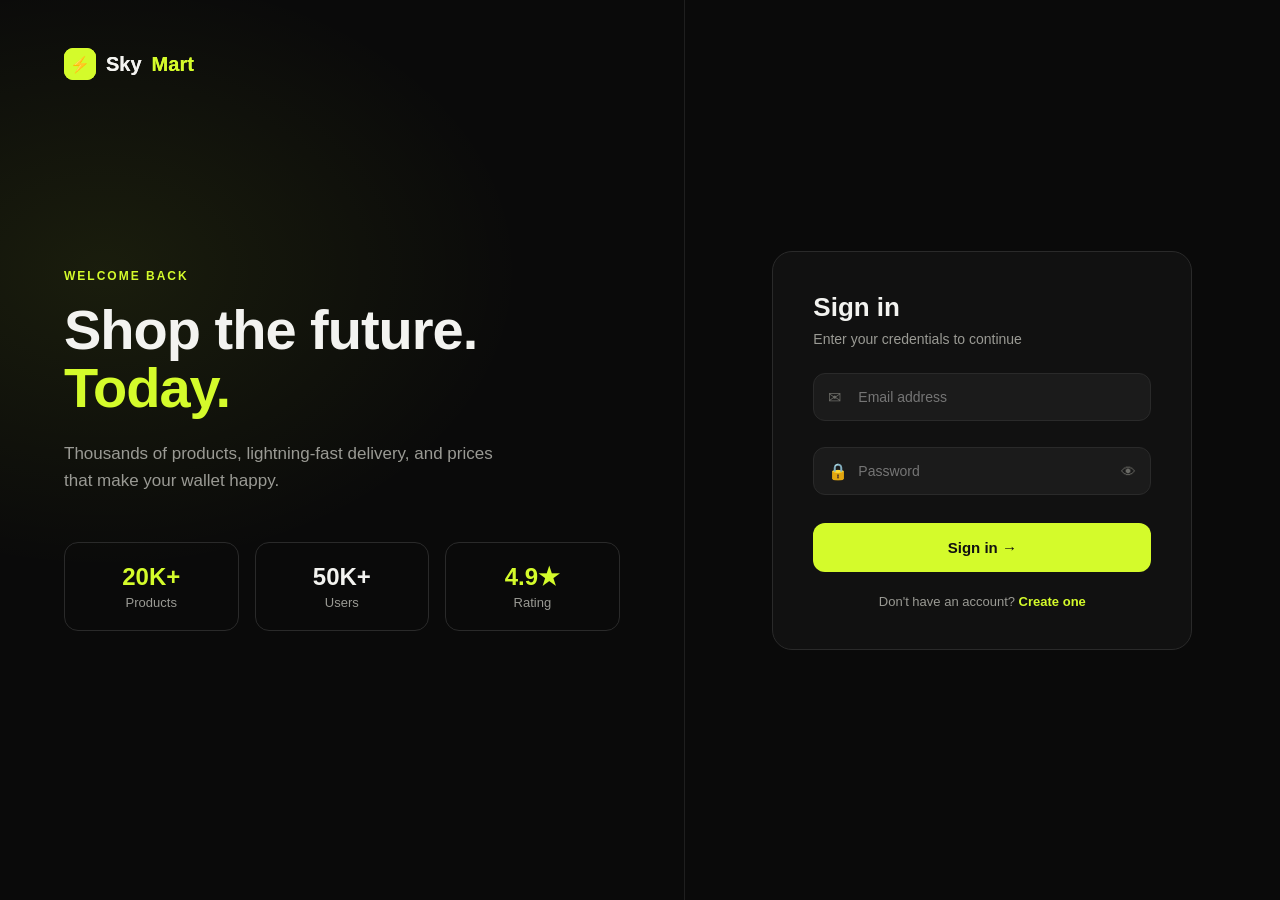
<file: index.html>
<!doctype html>
<html lang="en">

<head>
  <meta charset="UTF-8" />
  <title>SkyMart</title>
  <meta name="viewport" content="width=device-width, initial-scale=1.0" />
  <link rel="stylesheet" href="./SkyMart-Separated/style.css" />
</head>

<body>
  <!-- ================= LOGIN VIEW ================= -->
  <section id="login-view" class="view active">
    <div class="login-left">
      <div class="brand">
        <span class="bolt">⚡</span><span class="sky">Sky</span><span class="mart">Mart</span>
      </div>
      <div class="eyebrow">WELCOME BACK</div>
      <div class="hero-title">
        Shop the future.<br /><span class="accent">Today.</span>
      </div>
      <p class="hero-sub">
        Thousands of products, lightning-fast delivery, and prices that make
        your wallet happy.
      </p>
      <div class="login-stats">
        <div class="lstat">
          <div class="num">20K+</div>
          <div class="lbl">Products</div>
        </div>
        <div class="lstat">
          <div class="num white">50K+</div>
          <div class="lbl">Users</div>
        </div>
        <div class="lstat">
          <div class="num">4.9★</div>
          <div class="lbl">Rating</div>
        </div>
      </div>
    </div>
    <div class="brand login-mobile-brand">
      <span class="bolt">⚡</span><span class="sky">Sky</span><span class="mart">Mart</span>
    </div>
    <div class="login-right">
      <div class="login-card">
        <div id="signin-form">
          <h2>Sign in</h2>
          <p class="sub">Enter your credentials to continue</p>
          <div class="field">
            <span class="icon">✉</span>
            <input id="email" type="email" placeholder="Email address" />
          </div>
          <div class="field">
            <span class="icon">🔒</span>
            <input id="password" type="password" placeholder="Password" />
            <span class="eye" onclick="togglePw('password')">👁</span>
          </div>
          <div class="error-msg" id="signin-error">
            Please enter both email and password.
          </div>
          <button class="signin-btn" onclick="signIn()">Sign in →</button>
          <div class="create-link">
            Don't have an account?
            <b onclick="toggleAuthForm('signup')">Create one</b>
          </div>
        </div>

        <div id="signup-form" style="display: none">
          <h2>Create account</h2>
          <p class="sub">Join SkyMart in a few seconds</p>
          <div class="field">
            <span class="icon">👤</span>
            <input id="signup-name" type="text" placeholder="Full name" />
          </div>
          <div class="field">
            <span class="icon">✉</span>
            <input id="signup-email" type="email" placeholder="Email address" />
          </div>
          <div class="field">
            <span class="icon">🔒</span>
            <input id="signup-password" type="password" placeholder="Password" />
            <span class="eye" onclick="togglePw('signup-password')">👁</span>
          </div>
          <div class="error-msg" id="signup-error">
            Please fill in all fields.
          </div>
          <button class="signin-btn" onclick="signUp()">
            Create account →
          </button>
          <div class="create-link">
            Already have an account?
            <b onclick="toggleAuthForm('signin')">Sign in</b>
          </div>
        </div>
      </div>
    </div>
  </section>

  <!-- ================= DASHBOARD VIEW ================= -->
  <section id="dashboard-view" class="view">
    <header class="topbar">
      <div class="brand" onclick="goPage('home')">
        <span class="bolt">⚡</span><span class="sky">Sky</span><span class="mart">Mart</span>
      </div>
      <nav class="mainnav">
        <a id="nav-home" class="active" onclick="goPage('home')">Home</a>
        <a id="nav-shop" onclick="goPage('shop')">Shop</a>
        <a id="nav-about" onclick="goPage('about')">About</a>
      </nav>
      <div class="nav-right">
        <div class="user-pill-wrap">
          <div class="user-pill" onclick="toggleProfileMenu()">
            <span class="avatar" id="nav-avatar">D</span>
            <span id="nav-username">Dhruv Sharma</span> ⌄
          </div>
          <div class="profile-menu" id="profile-menu">
            <button onclick="
                  closeProfileMenu();
                  showToastMsg('👤 Profile page coming soon');
                ">
              View Profile
            </button>
            <button onclick="
                  closeProfileMenu();
                  showToastMsg('📦 No past orders yet');
                ">
              My Orders
            </button>
            <button onclick="
                  closeProfileMenu();
                  goPage('shop');
                ">
              My Wishlist
            </button>
            <hr />
            <button class="danger" onclick="
                  closeProfileMenu();
                  signOut();
                ">
              Sign out
            </button>
          </div>
        </div>
        <button class="icon-btn" onclick="openCart()">
          🛒<span class="cart-badge" id="cart-badge" style="display: none">0</span>
        </button>
        <button class="icon-btn" onclick="signOut()">⇥</button>
      </div>
    </header>

    <main class="dash">
      <!-- ---- HOME PAGE ---- -->
      <div class="page active" id="page-home">
        <div class="hero-panel">
          <div class="left">
            <div class="greet">GOOD AFTERNOON 👋</div>
            <div class="welcome-title">
              Welcome back,<br /><span class="name" id="home-username">Dhruv!</span>
            </div>
            <p class="hero-desc">
              Discover today's picks — hand-curated products across
              electronics, fashion, and more.
            </p>
            <div class="hero-actions">
              <button class="btn-primary" onclick="goPage('shop')">
                Shop Now →
              </button>
              <button class="btn-secondary" onclick="goPage('shop')">
                View All Products
              </button>
            </div>
          </div>
          <div class="right">
            <button class="badge-card olive" onclick="goPage('shop')">
              <div class="big">20+</div>
              <div class="small">Products Available</div>
            </button>
            <button class="badge-card" onclick="showToastMsg('🚚 Free delivery on orders above ₹999')">
              <div class="big">Free</div>
              <div class="small">Delivery on ₹999+</div>
            </button>
          </div>
        </div>

        <div class="stat-row">
          <button class="stat-card" onclick="openCart()">
            <div class="stat-ico green">📦</div>
            <div>
              <div class="num" id="stat-cart-items">0</div>
              <div class="lbl">Cart Items</div>
              <div class="lbl2">In your bag</div>
            </div>
          </button>
          <button class="stat-card" onclick="openCart()">
            <div class="stat-ico blue">📈</div>
            <div>
              <div class="num" id="stat-cart-value">$0.00</div>
              <div class="lbl">Cart Value</div>
              <div class="lbl2">Ready to checkout</div>
            </div>
          </button>
          <button class="stat-card" onclick="seeAll('top')">
            <div class="stat-ico amber">⭐</div>
            <div>
              <div class="num">5</div>
              <div class="lbl">Top Products</div>
              <div class="lbl2">Highly rated</div>
            </div>
          </button>
          <button class="stat-card" onclick="goPage('shop')">
            <div class="stat-ico violet">🏷</div>
            <div>
              <div class="num">6</div>
              <div class="lbl">Categories</div>
              <div class="lbl2">To explore</div>
            </div>
          </button>
        </div>

        <div class="section-head">
          <h3>Shop by Category</h3>
          <button class="view-all" onclick="goPage('shop')">
            View All →
          </button>
        </div>
        <div class="cat-grid" id="home-cat-grid"></div>

        <div class="panels-row">
          <div class="panel">
            <div class="panel-head">
              <div class="title">⭐ Top Rated</div>
              <button class="see" onclick="seeAll('top')">See all →</button>
            </div>
            <div id="home-top-rated"></div>
          </div>
          <div class="panel">
            <div class="panel-head">
              <div class="title">⚡ New Arrivals</div>
              <button class="see" onclick="seeAll('new')">See all →</button>
            </div>
            <div id="home-new-arrivals"></div>
          </div>
        </div>

        <div class="feature-row">
          <button class="feature-card" onclick="
                showToastMsg(
                  '⚡ Same-day delivery available on select pin codes',
                )
              ">
            <div class="ico">⚡</div>
            <div>
              <div class="ftitle">Fast Delivery</div>
              <div class="fsub">Same-day on select items</div>
            </div>
          </button>
          <button class="feature-card" onclick="
                showToastMsg(
                  '🛡 All payments are secured with 256-bit encryption',
                )
              ">
            <div class="ico">🛡</div>
            <div>
              <div class="ftitle">Secure Payments</div>
              <div class="fsub">100% encrypted checkout</div>
            </div>
          </button>
          <button class="feature-card" onclick="
                showToastMsg(
                  '🏷 Found it cheaper elsewhere? We will match the price',
                )
              ">
            <div class="ico">🏷</div>
            <div>
              <div class="ftitle">Best Prices</div>
              <div class="fsub">Price-match guarantee</div>
            </div>
          </button>
        </div>
      </div>

      <!-- ---- SHOP PAGE ---- -->
      <div class="page" id="page-shop">
        <div class="shop-head">
          <h2>Shop All Products</h2>
          <p>Browse the full SkyMart catalog across every category.</p>
        </div>
        <div class="filter-banner" id="filter-banner">
          <span id="filter-banner-text"></span>
          <button onclick="clearTagFilter()">✕</button>
        </div>
        <div class="search-row">
          <input type="text" id="search-input" placeholder="Search products…" oninput="onSearch()" />
        </div>
        <div class="chip-row" id="chip-row"></div>
        <div class="shop-grid" id="shop-grid"></div>
      </div>

      <!-- ---- ABOUT PAGE ---- -->
      <div class="page" id="page-about">
        <div class="about-hero">
          <h2>Shopping made <span class="accent">simple</span>.</h2>
          <p>
            SkyMart is a curated marketplace built to make everyday shopping
            fast, honest, and a little more delightful — from electronics to
            home essentials, all in one place.
          </p>
        </div>
        <div class="about-grid">
          <button class="about-card" onclick="
                showToastMsg(
                  '🚀 We started SkyMart in 2021 with one warehouse and a big idea',
                )
              ">
            <div class="ico">🚀</div>
            <h4>Our Mission</h4>
            <p>
              Bring quality products to every doorstep with transparent
              pricing and zero guesswork.
            </p>
          </button>
          <button class="about-card" onclick="
                showToastMsg(
                  '🌍 12 fulfilment hubs and counting, across the country',
                )
              ">
            <div class="ico">🌍</div>
            <h4>Where We Ship</h4>
            <p>
              Serving customers nationwide with regional hubs that keep
              delivery times short.
            </p>
          </button>
          <button class="about-card" onclick="
                showToastMsg(
                  '🤝 Every seller on SkyMart is verified before they can list',
                )
              ">
            <div class="ico">🤝</div>
            <h4>Our Promise</h4>
            <p>
              Every item is checked for quality, and every order is backed by
              our price-match guarantee.
            </p>
          </button>
        </div>

        <div class="about-faq">
          <div class="faq-item" onclick="toggleFaq(this)">
            <div class="faq-q">
              <span>What are your delivery timelines?</span><span class="chev">⌄</span>
            </div>
            <div class="faq-a">
              Most orders arrive within 2–5 business days. Select items in
              major cities qualify for same-day delivery.
            </div>
          </div>
          <div class="faq-item" onclick="toggleFaq(this)">
            <div class="faq-q">
              <span>What is your return policy?</span><span class="chev">⌄</span>
            </div>
            <div class="faq-a">
              You can return most items within 7 days of delivery for a full
              refund, as long as they're unused and in original packaging.
            </div>
          </div>
          <div class="faq-item" onclick="toggleFaq(this)">
            <div class="faq-q">
              <span>Do you ship internationally?</span><span class="chev">⌄</span>
            </div>
            <div class="faq-a">
              Not yet — right now SkyMart only delivers within the country,
              but international shipping is on our roadmap.
            </div>
          </div>
        </div>

        <div class="about-contact">
          <div>
            <h4>Need help with an order?</h4>
            <p>
              Our support team replies within a few hours, every day of the
              week.
            </p>
          </div>
          <button class="btn-primary" onclick="
                showToastMsg(
                  '📩 Support request sent! We will email you shortly.',
                )
              ">
            Contact Support
          </button>
        </div>
      </div>
    </main>
  </section>

  <!-- ================= CART OVERLAY ================= -->
  <div class="overlay" id="cart-overlay" onclick="closeCartOutside(event)">
    <div class="cart-panel">
      <div class="cart-head">
        <h3>Your Cart</h3>
        <button class="cart-close" onclick="closeCart()">✕</button>
      </div>
      <div class="cart-body" id="cart-body"></div>
      <div class="cart-foot" id="cart-foot" style="display: none">
        <div class="cart-total-row">
          <span>Total</span><b id="cart-total">$0.00</b>
        </div>
        <button class="signin-btn" onclick="openCheckout()">
          Checkout →
        </button>
      </div>
    </div>
  </div>

  <!-- ================= PRODUCT DETAIL MODAL ================= -->
  <div class="overlay center" id="product-overlay" onclick="closeOverlayOutside(event, 'product-overlay')">
    <div class="modal-card">
      <div class="cart-head">
        <h3>Product Details</h3>
        <button class="cart-close" onclick="closeModal('product-overlay')">
          ✕
        </button>
      </div>
      <div class="modal-body">
        <div class="pd-thumb" id="pd-thumb"></div>
        <div class="pd-cat" id="pd-cat"></div>
        <div class="pd-name" id="pd-name"></div>
        <div class="pd-price" id="pd-price"></div>
        <p class="pd-desc" id="pd-desc"></p>
        <div class="pd-actions">
          <button class="signin-btn" id="pd-add-btn" style="margin-top: 0"></button>
        </div>
      </div>
    </div>
  </div>

  <!-- ================= CHECKOUT MODAL ================= -->
  <div class="overlay center" id="checkout-overlay" onclick="closeOverlayOutside(event, 'checkout-overlay')">
    <div class="modal-card">
      <div class="cart-head">
        <h3>Checkout</h3>
        <button class="cart-close" onclick="closeModal('checkout-overlay')">
          ✕
        </button>
      </div>
      <div class="modal-body">
        <div class="form-row">
          <label>Full name</label>
          <input type="text" id="co-name" placeholder="Dhruv Sharma" />
        </div>
        <div class="form-row">
          <label>Delivery address</label>
          <input type="text" id="co-address" placeholder="House no., street, area" />
        </div>
        <div class="form-2col">
          <div class="form-row">
            <label>City</label>
            <input type="text" id="co-city" placeholder="Noida" />
          </div>
          <div class="form-row">
            <label>Pincode</label>
            <input type="text" id="co-pincode" placeholder="201301" />
          </div>
        </div>
        <div class="form-row">
          <label>Payment method</label>
          <div class="pay-row">
            <button class="pay-chip active" id="pay-upi" onclick="selectPayment('upi')">
              UPI
            </button>
            <button class="pay-chip" id="pay-card" onclick="selectPayment('card')">
              Card
            </button>
            <button class="pay-chip" id="pay-cod" onclick="selectPayment('cod')">
              Cash on Delivery
            </button>
          </div>
        </div>
        <div class="co-summary" id="co-summary"></div>
        <div class="error-msg" id="checkout-error">
          Please fill in your name and address.
        </div>
        <button class="signin-btn" onclick="placeOrder()">
          Place Order →
        </button>
      </div>
    </div>
  </div>

  <div class="toast" id="toast">✅ Logged out. See you soon! 👋</div>

  <script src="./SkyMart-Separated/script.js"></script>
</body>

</html>
<!-- echo "# SkyMart1" >> README.md
git init
git add README.md
git commit -m "first commit"
git branch -M main
git remote add origin https://github.com/DhruvSharma5/SkyMart1.git
git push -u origin main -->
</file>
<file: SkyMart-Separated/style.css>
:root {
  --bg: #0a0a0a;
  --panel: #111111;
  --panel-2: #161616;
  --border: #2a2a2a;
  --border-soft: #1f1f1f;
  --lime: #d4fb2b;
  --lime-dim: #a8c922;
  --text: #f3f3f0;
  --text-dim: #9a9a94;
  --text-faint: #6b6b66;
  --white-card: #ffffff;
  --white-card-text: #111111;
}
* {
  box-sizing: border-box;
  margin: 0;
  padding: 0;
}
body {
  background: var(--bg);
  color: var(--text);
  font-family:
    "Inter",
    -apple-system,
    BlinkMacSystemFont,
    "Segoe UI",
    sans-serif;
  -webkit-font-smoothing: antialiased;
}
a {
  color: inherit;
  text-decoration: none;
}
button {
  font-family: inherit;
  cursor: pointer;
}

.view {
  display: none;
}
.view.active {
  display: block;
}
.page {
  display: none;
}
.page.active {
  display: block;
}

/* ---------- LOGIN VIEW ---------- */
#login-view {
  min-height: 100vh;
  display: grid;
  grid-template-columns: 1.15fr 1fr;
}
#login-view:not(.active) {
  display: none;
}
.login-mobile-brand {
  display: none;
}
@media (max-width: 900px) {
  #login-view {
    grid-template-columns: 1fr;
  }
  .login-left {
    display: none;
  }
  .login-mobile-brand {
    display: flex;
    align-items: center;
    gap: 10px;
    font-size: 19px;
    font-weight: 700;
    padding: 24px 20px 0;
    justify-content: center;
    position: static;
    top: auto;
    left: auto;
  }
}
.login-left {
  position: relative;
  padding: 56px 64px;
  display: flex;
  flex-direction: column;
  justify-content: center;
  background:
    radial-gradient(
      700px 500px at 15% 30%,
      rgba(212, 251, 43, 0.08),
      transparent 60%
    ),
    var(--bg);
  border-right: 1px solid var(--border-soft);
}
.brand {
  display: flex;
  align-items: center;
  gap: 10px;
  font-size: 20px;
  font-weight: 700;
  position: absolute;
  top: 48px;
  left: 64px;
  cursor: pointer;
}
.brand .bolt {
  width: 32px;
  height: 32px;
  background: var(--lime);
  border-radius: 9px;
  display: flex;
  align-items: center;
  justify-content: center;
  color: #111;
  font-size: 16px;
}
.brand .sky {
  color: var(--text);
}
.brand .mart {
  color: var(--lime);
}
.eyebrow {
  color: var(--lime);
  letter-spacing: 2px;
  font-size: 12px;
  font-weight: 700;
  margin-bottom: 18px;
}
.hero-title {
  font-size: 56px;
  font-weight: 800;
  line-height: 1.05;
  letter-spacing: -1px;
}
.hero-title .accent {
  color: var(--lime);
}
.hero-sub {
  margin-top: 22px;
  color: var(--text-dim);
  font-size: 17px;
  line-height: 1.6;
  max-width: 440px;
}
.login-stats {
  display: flex;
  gap: 16px;
  margin-top: 48px;
}
.lstat {
  border: 1px solid var(--border);
  border-radius: 14px;
  padding: 20px 26px;
  text-align: center;
  flex: 1;
}
.lstat .num {
  font-size: 24px;
  font-weight: 800;
  color: var(--lime);
}
.lstat .num.white {
  color: var(--text);
}
.lstat .lbl {
  font-size: 13px;
  color: var(--text-dim);
  margin-top: 4px;
}
.login-right {
  display: flex;
  align-items: center;
  justify-content: center;
  padding: 40px;
  position: relative;
}
.login-card {
  width: 100%;
  max-width: 420px;
  background: var(--panel);
  border: 1px solid var(--border);
  border-radius: 20px;
  padding: 40px;
}
.login-card h2 {
  font-size: 26px;
  font-weight: 800;
}
.login-card p.sub {
  color: var(--text-dim);
  margin-top: 8px;
  font-size: 14px;
}
.field {
  margin-top: 26px;
  position: relative;
}
.field input {
  width: 100%;
  background: #1b1b1b;
  border: 1px solid var(--border);
  border-radius: 12px;
  padding: 15px 44px;
  color: var(--text);
  font-size: 14px;
  outline: none;
}
.field input:focus {
  border-color: var(--lime);
}
.field .icon {
  position: absolute;
  left: 15px;
  top: 50%;
  transform: translateY(-50%);
  color: var(--text-faint);
  font-size: 16px;
}
.field .eye {
  position: absolute;
  right: 15px;
  top: 50%;
  transform: translateY(-50%);
  color: var(--text-faint);
  cursor: pointer;
  font-size: 15px;
}
.signin-btn {
  width: 100%;
  margin-top: 28px;
  background: var(--lime);
  color: #111;
  border: none;
  border-radius: 12px;
  padding: 16px;
  font-weight: 700;
  font-size: 15px;
  display: flex;
  align-items: center;
  justify-content: center;
  gap: 8px;
  transition:
    transform 0.15s ease,
    filter 0.15s ease;
}
.signin-btn:hover {
  filter: brightness(1.08);
  transform: translateY(-1px);
}
.signin-btn:disabled {
  opacity: 0.5;
  cursor: not-allowed;
  transform: none !important;
}
.create-link {
  margin-top: 22px;
  text-align: center;
  font-size: 13px;
  color: var(--text-dim);
}
.create-link b {
  color: var(--lime);
  cursor: pointer;
}
.error-msg {
  color: #ff6b6b;
  font-size: 12px;
  margin-top: 8px;
  display: none;
}
.error-msg.show {
  display: block;
}

.toast {
  position: fixed;
  bottom: 28px;
  right: 28px;
  background: #151b0f;
  border: 1px solid #3a4a1e;
  color: var(--lime);
  padding: 14px 20px;
  border-radius: 12px;
  font-size: 14px;
  font-weight: 600;
  display: flex;
  align-items: center;
  gap: 10px;
  opacity: 0;
  transform: translateY(12px);
  transition:
    opacity 0.35s ease,
    transform 0.35s ease;
  pointer-events: none;
  z-index: 300;
  max-width: 340px;
}
.toast.show {
  opacity: 1;
  transform: translateY(0);
}

/* ---------- DASHBOARD VIEW ---------- */
header.topbar {
  display: flex;
  align-items: center;
  justify-content: space-between;
  padding: 18px 48px;
  border-bottom: 1px solid var(--border-soft);
  position: sticky;
  top: 0;
  z-index: 10;
  background: rgba(10, 10, 10, 0.85);
  backdrop-filter: blur(8px);
}
nav.mainnav {
  display: flex;
  gap: 36px;
  font-size: 15px;
}
nav.mainnav a {
  color: var(--text-dim);
  transition: color 0.15s;
  cursor: pointer;
}
nav.mainnav a.active,
nav.mainnav a:hover {
  color: var(--lime);
  font-weight: 600;
}
.nav-right {
  display: flex;
  align-items: center;
  gap: 16px;
}
.user-pill-wrap {
  position: relative;
}
.user-pill {
  display: flex;
  align-items: center;
  gap: 10px;
  border: 1px solid var(--border);
  border-radius: 30px;
  padding: 6px 16px 6px 6px;
  font-size: 14px;
  font-weight: 600;
  transition: border-color 0.15s;
}
.user-pill:hover {
  border-color: var(--lime);
}
.avatar {
  width: 26px;
  height: 26px;
  background: var(--lime);
  color: #111;
  border-radius: 50%;
  display: flex;
  align-items: center;
  justify-content: center;
  font-weight: 800;
  font-size: 13px;
}
.icon-btn {
  width: 40px;
  height: 40px;
  border: 1px solid var(--border);
  border-radius: 50%;
  display: flex;
  align-items: center;
  justify-content: center;
  color: var(--text-dim);
  background: transparent;
  font-size: 16px;
  transition:
    border-color 0.15s,
    color 0.15s;
  position: relative;
}
.icon-btn:hover {
  border-color: var(--lime);
  color: var(--lime);
}
.cart-badge {
  position: absolute;
  top: -6px;
  right: -6px;
  background: var(--lime);
  color: #111;
  font-size: 10px;
  font-weight: 800;
  min-width: 18px;
  height: 18px;
  border-radius: 9px;
  display: flex;
  align-items: center;
  justify-content: center;
  padding: 0 4px;
}
.profile-menu {
  position: absolute;
  top: calc(100% + 10px);
  right: 0;
  background: var(--panel);
  border: 1px solid var(--border);
  border-radius: 14px;
  min-width: 190px;
  padding: 8px;
  display: none;
  flex-direction: column;
  gap: 2px;
  box-shadow: 0 10px 30px rgba(0, 0, 0, 0.4);
  z-index: 50;
}
.profile-menu.show {
  display: flex;
}
.profile-menu button {
  background: none;
  border: none;
  color: var(--text);
  text-align: left;
  padding: 10px 12px;
  border-radius: 9px;
  font-size: 13px;
  font-weight: 600;
  transition: background 0.15s;
}
.profile-menu button:hover {
  background: #1e1e1e;
}
.profile-menu button.danger {
  color: #ff8a8a;
}
.profile-menu hr {
  border: none;
  border-top: 1px solid var(--border-soft);
  margin: 4px 0;
}

main.dash {
  padding: 36px 48px 70px;
}

.hero-panel {
  border: 1px solid var(--border);
  border-radius: 22px;
  padding: 44px 48px;
  display: flex;
  justify-content: space-between;
  gap: 32px;
  background: radial-gradient(
    600px 300px at 90% 0%,
    rgba(212, 251, 43, 0.05),
    transparent 60%
  );
}
.hero-panel .left {
  max-width: 640px;
}
.greet {
  color: var(--lime);
  font-size: 13px;
  font-weight: 700;
  letter-spacing: 1px;
  margin-bottom: 14px;
}
.welcome-title {
  font-size: 46px;
  font-weight: 800;
  line-height: 1.1;
}
.welcome-title .name {
  color: var(--lime);
}
.hero-desc {
  color: var(--text-dim);
  margin-top: 16px;
  font-size: 15px;
  line-height: 1.6;
  max-width: 480px;
}
.hero-actions {
  display: flex;
  gap: 14px;
  margin-top: 28px;
}
.btn-primary {
  background: var(--lime);
  color: #111;
  border: none;
  border-radius: 12px;
  padding: 14px 26px;
  font-weight: 700;
  font-size: 14px;
  display: flex;
  align-items: center;
  gap: 8px;
  transition:
    transform 0.15s,
    filter 0.15s;
}
.btn-primary:hover {
  filter: brightness(1.08);
  transform: translateY(-1px);
}
.btn-secondary {
  background: transparent;
  color: var(--text);
  border: 1px solid var(--border);
  border-radius: 12px;
  padding: 14px 26px;
  font-weight: 600;
  font-size: 14px;
  transition: border-color 0.15s;
}
.btn-secondary:hover {
  border-color: var(--text-dim);
}
.hero-panel .right {
  display: flex;
  flex-direction: column;
  gap: 16px;
  min-width: 220px;
}
.badge-card {
  border-radius: 16px;
  padding: 20px 24px;
  border: 1px solid var(--border);
  text-align: left;
  background: none;
  transition:
    border-color 0.15s,
    transform 0.15s;
}
.badge-card:hover {
  transform: translateY(-2px);
  border-color: var(--text-dim);
}
.badge-card.olive {
  background: #1c2107;
  border-color: #33390f;
}
.badge-card.olive:hover {
  border-color: var(--lime);
}
.badge-card .big {
  font-size: 26px;
  font-weight: 800;
  color: var(--text);
}
.badge-card.olive .big {
  color: var(--lime);
}
.badge-card .small {
  font-size: 13px;
  color: var(--text-dim);
  margin-top: 4px;
}

.stat-row {
  display: grid;
  grid-template-columns: repeat(4, 1fr);
  gap: 18px;
  margin-top: 24px;
}
.stat-card {
  border: 1px solid var(--border);
  border-radius: 16px;
  padding: 20px 22px;
  display: flex;
  align-items: center;
  gap: 16px;
  text-align: left;
  background: none;
  transition:
    border-color 0.15s,
    transform 0.15s;
}
.stat-card:hover {
  border-color: var(--lime);
  transform: translateY(-2px);
}
.stat-ico {
  width: 44px;
  height: 44px;
  border-radius: 12px;
  display: flex;
  align-items: center;
  justify-content: center;
  font-size: 20px;
}
.stat-ico.green {
  background: #1c2107;
}
.stat-ico.blue {
  background: #0e1a2b;
}
.stat-ico.amber {
  background: #2b1e0a;
}
.stat-ico.violet {
  background: #1e1530;
}
.stat-card .num {
  font-size: 20px;
  font-weight: 800;
  color: var(--text);
}
.stat-card .lbl {
  font-size: 13px;
  color: var(--text-dim);
}
.stat-card .lbl2 {
  font-size: 12px;
  color: var(--text-faint);
}

.section-head {
  display: flex;
  justify-content: space-between;
  align-items: center;
  margin-top: 48px;
  margin-bottom: 20px;
}
.section-head h3 {
  font-size: 22px;
  font-weight: 800;
}
.section-head .view-all {
  color: var(--lime);
  font-size: 14px;
  font-weight: 600;
  display: flex;
  align-items: center;
  gap: 6px;
  cursor: pointer;
  background: none;
  border: none;
  font-family: inherit;
}

.cat-grid {
  display: grid;
  grid-template-columns: repeat(4, 1fr);
  gap: 18px;
}
.cat-card {
  background: var(--white-card);
  color: var(--white-card-text);
  border-radius: 16px;
  padding: 26px 20px;
  text-align: center;
  transition: transform 0.15s ease;
  cursor: pointer;
  border: none;
  font-family: inherit;
}
.cat-card:hover {
  transform: translateY(-3px);
}
.cat-card .emoji {
  font-size: 30px;
  margin-bottom: 10px;
}
.cat-card .cname {
  font-weight: 700;
  font-size: 15px;
}
.cat-card .ccount {
  font-size: 12px;
  color: #8a8a86;
  margin-top: 2px;
}

.panels-row {
  display: grid;
  grid-template-columns: 1fr 1fr;
  gap: 24px;
  margin-top: 36px;
}
.panel {
  border: 1px solid var(--border);
  border-radius: 18px;
  padding: 26px;
}
.panel-head {
  display: flex;
  align-items: center;
  justify-content: space-between;
  margin-bottom: 18px;
}
.panel-head .title {
  display: flex;
  align-items: center;
  gap: 10px;
  font-weight: 800;
  font-size: 17px;
}
.panel-head .see {
  color: var(--lime);
  font-size: 13px;
  font-weight: 600;
  cursor: pointer;
  background: none;
  border: none;
  font-family: inherit;
}
.prod-row {
  display: flex;
  align-items: center;
  gap: 14px;
  background: var(--white-card);
  border-radius: 14px;
  padding: 12px 16px;
  margin-bottom: 10px;
}
.prod-thumb {
  width: 44px;
  height: 44px;
  border-radius: 10px;
  flex-shrink: 0;
  display: flex;
  align-items: center;
  justify-content: center;
  font-size: 20px;
  cursor: pointer;
}
.prod-name {
  color: #333;
  font-size: 13px;
  flex: 2;
  cursor: pointer;
}
.prod-price {
  color: #5a6b12;
  font-weight: 700;
  font-size: 15px;
  flex: 1;
}
.add-btn {
  width: 34px;
  height: 34px;
  border-radius: 9px;
  background: #eef7c8;
  border: none;
  display: flex;
  align-items: center;
  justify-content: center;
  color: #5a6b12;
  font-size: 15px;
  transition: background 0.15s;
}
.add-btn:hover {
  background: #dff08a;
}
.add-btn.added {
  background: var(--lime);
  color: #111;
}

.feature-row {
  display: grid;
  grid-template-columns: repeat(3, 1fr);
  gap: 18px;
  margin-top: 40px;
}
.feature-card {
  border: 1px solid var(--border);
  border-radius: 16px;
  padding: 22px 24px;
  display: flex;
  align-items: center;
  gap: 16px;
  text-align: left;
  background: none;
  transition:
    border-color 0.15s,
    transform 0.15s;
  width: 100%;
}
.feature-card:hover {
  border-color: var(--lime);
  transform: translateY(-2px);
}
.feature-card .ico {
  font-size: 20px;
}
.feature-card .ftitle {
  font-weight: 700;
  font-size: 15px;
}
.feature-card .fsub {
  color: var(--text-dim);
  font-size: 13px;
  margin-top: 2px;
}

/* ---------- SHOP PAGE ---------- */
.shop-head h2 {
  font-size: 28px;
  font-weight: 800;
}
.shop-head p {
  color: var(--text-dim);
  margin-top: 6px;
  font-size: 14px;
}
.filter-banner {
  display: none;
  align-items: center;
  gap: 10px;
  margin-top: 18px;
  background: #1c2107;
  border: 1px solid #33390f;
  color: var(--lime);
  padding: 10px 16px;
  border-radius: 10px;
  font-size: 13px;
  font-weight: 600;
  width: fit-content;
}
.filter-banner.show {
  display: flex;
}
.filter-banner button {
  background: none;
  border: none;
  color: var(--lime);
  font-weight: 800;
  cursor: pointer;
  font-size: 14px;
}
.search-row {
  margin-top: 22px;
}
.search-row input {
  width: 100%;
  max-width: 420px;
  background: #161616;
  border: 1px solid var(--border);
  border-radius: 12px;
  padding: 13px 16px;
  color: var(--text);
  font-size: 14px;
  outline: none;
}
.search-row input:focus {
  border-color: var(--lime);
}
.chip-row {
  display: flex;
  gap: 10px;
  flex-wrap: wrap;
  margin-top: 18px;
}
.chip {
  border: 1px solid var(--border);
  background: transparent;
  color: var(--text-dim);
  padding: 9px 18px;
  border-radius: 30px;
  font-size: 13px;
  font-weight: 600;
  transition: all 0.15s;
  font-family: inherit;
}
.chip:hover {
  border-color: var(--lime);
  color: var(--text);
}
.chip.active {
  background: var(--lime);
  color: #111;
  border-color: var(--lime);
}
.shop-grid {
  display: grid;
  grid-template-columns: repeat(4, 1fr);
  gap: 18px;
  margin-top: 26px;
}
.shop-card {
  background: var(--white-card);
  color: var(--white-card-text);
  border-radius: 16px;
  padding: 18px;
  display: flex;
  flex-direction: column;
  gap: 10px;
}
.shop-thumb {
  width: 100%;
  height: 110px;
  border-radius: 12px;
  display: flex;
  align-items: center;
  justify-content: center;
  font-size: 38px;
  cursor: pointer;
}
.shop-card .sname {
  font-weight: 700;
  font-size: 14px;
  cursor: pointer;
}
.shop-card .scat {
  font-size: 11px;
  color: #8a8a86;
  text-transform: uppercase;
  letter-spacing: 0.5px;
}
.shop-card .sprice {
  color: #5a6b12;
  font-weight: 800;
  font-size: 16px;
  margin-top: auto;
}
.shop-card .sfoot {
  display: flex;
  align-items: center;
  justify-content: space-between;
  margin-top: 6px;
}
.shop-add {
  background: #111;
  color: var(--lime);
  border: none;
  border-radius: 9px;
  padding: 9px 14px;
  font-weight: 700;
  font-size: 12px;
  display: flex;
  align-items: center;
  gap: 6px;
  transition: background 0.15s;
}
.shop-add:hover {
  background: #2a2a2a;
}
.qty-ctrl {
  display: flex;
  align-items: center;
  gap: 10px;
  background: #111;
  border-radius: 9px;
  padding: 6px 10px;
}
.qty-ctrl button {
  background: none;
  border: none;
  color: var(--lime);
  font-weight: 800;
  font-size: 14px;
}
.qty-ctrl span {
  color: #fff;
  font-weight: 700;
  font-size: 13px;
  min-width: 14px;
  text-align: center;
}
.empty-state {
  text-align: center;
  padding: 70px 20px;
  color: var(--text-dim);
}
.empty-state .big-ico {
  font-size: 40px;
  margin-bottom: 14px;
}

/* ---------- ABOUT PAGE ---------- */
.about-hero {
  border: 1px solid var(--border);
  border-radius: 22px;
  padding: 56px;
  text-align: center;
  background: radial-gradient(
    600px 300px at 50% 0%,
    rgba(212, 251, 43, 0.06),
    transparent 60%
  );
}
.about-hero h2 {
  font-size: 36px;
  font-weight: 800;
}
.about-hero .accent {
  color: var(--lime);
}
.about-hero p {
  color: var(--text-dim);
  max-width: 560px;
  margin: 18px auto 0;
  font-size: 15px;
  line-height: 1.7;
}
.about-grid {
  display: grid;
  grid-template-columns: repeat(3, 1fr);
  gap: 18px;
  margin-top: 36px;
}
.about-card {
  border: 1px solid var(--border);
  border-radius: 16px;
  padding: 26px;
  transition:
    border-color 0.15s,
    transform 0.15s;
  cursor: pointer;
  text-align: left;
  background: none;
  width: 100%;
}
.about-card:hover {
  border-color: var(--lime);
  transform: translateY(-2px);
}
.about-card .ico {
  font-size: 24px;
  margin-bottom: 12px;
}
.about-card h4 {
  font-size: 16px;
  font-weight: 800;
  margin-bottom: 6px;
}
.about-card p {
  color: var(--text-dim);
  font-size: 13px;
  line-height: 1.6;
}
.about-contact {
  margin-top: 36px;
  border: 1px solid var(--border);
  border-radius: 16px;
  padding: 30px 34px;
  display: flex;
  justify-content: space-between;
  align-items: center;
  flex-wrap: wrap;
  gap: 16px;
}
.about-contact h4 {
  font-size: 17px;
  font-weight: 800;
}
.about-contact p {
  color: var(--text-dim);
  font-size: 13px;
  margin-top: 4px;
}
.about-faq {
  margin-top: 36px;
}
.faq-item {
  border: 1px solid var(--border);
  border-radius: 14px;
  padding: 18px 22px;
  margin-bottom: 12px;
  cursor: pointer;
}
.faq-q {
  display: flex;
  justify-content: space-between;
  align-items: center;
  font-weight: 700;
  font-size: 14px;
}
.faq-a {
  color: var(--text-dim);
  font-size: 13px;
  margin-top: 10px;
  line-height: 1.6;
  display: none;
}
.faq-item.open .faq-a {
  display: block;
}
.faq-item.open .faq-q .chev {
  transform: rotate(180deg);
}
.faq-q .chev {
  transition: transform 0.2s;
}

/* ---------- OVERLAYS / MODALS ---------- */
.overlay {
  position: fixed;
  inset: 0;
  background: rgba(0, 0, 0, 0.6);
  z-index: 100;
  display: none;
  align-items: stretch;
  justify-content: flex-end;
}
.overlay.show {
  display: flex;
}
.overlay.center {
  align-items: center;
  justify-content: center;
}
.cart-panel {
  width: 100%;
  max-width: 420px;
  background: var(--panel);
  border-left: 1px solid var(--border);
  height: 100%;
  display: flex;
  flex-direction: column;
  animation: slidein 0.25s ease;
}
@keyframes slidein {
  from {
    transform: translateX(100%);
  }
  to {
    transform: translateX(0);
  }
}
.cart-head {
  display: flex;
  align-items: center;
  justify-content: space-between;
  padding: 22px 24px;
  border-bottom: 1px solid var(--border-soft);
}
.cart-head h3 {
  font-size: 18px;
  font-weight: 800;
}
.cart-close {
  background: none;
  border: none;
  color: var(--text-dim);
  font-size: 20px;
  cursor: pointer;
}
.cart-body {
  flex: 1;
  overflow-y: auto;
  padding: 20px 24px;
}
.cart-item {
  display: flex;
  align-items: center;
  gap: 14px;
  padding: 14px 0;
  border-bottom: 1px solid var(--border-soft);
}
.cart-item .thumb {
  width: 46px;
  height: 46px;
  border-radius: 10px;
  display: flex;
  align-items: center;
  justify-content: center;
  font-size: 20px;
  flex-shrink: 0;
  cursor: pointer;
}
.cart-item .info {
  flex: 1;
  cursor: pointer;
}
.cart-item .name {
  font-size: 14px;
  font-weight: 600;
}
.cart-item .price {
  color: var(--lime);
  font-size: 13px;
  margin-top: 2px;
}
.cart-item .qty-ctrl {
  background: #1b1b1b;
}
.cart-item .remove {
  background: none;
  border: none;
  color: var(--text-faint);
  font-size: 15px;
  cursor: pointer;
}
.cart-foot {
  padding: 22px 24px;
  border-top: 1px solid var(--border-soft);
}
.cart-total-row {
  display: flex;
  justify-content: space-between;
  font-size: 15px;
  margin-bottom: 16px;
}
.cart-total-row b {
  color: var(--lime);
  font-size: 18px;
}
.cart-empty {
  text-align: center;
  padding: 60px 10px;
  color: var(--text-dim);
}
.cart-empty .big-ico {
  font-size: 36px;
  margin-bottom: 12px;
}

.modal-card {
  background: var(--panel);
  border: 1px solid var(--border);
  border-radius: 20px;
  max-width: 460px;
  width: 100%;
  margin: 20px;
  max-height: 88vh;
  overflow-y: auto;
  animation: popin 0.2s ease;
}
@keyframes popin {
  from {
    opacity: 0;
    transform: scale(0.96);
  }
  to {
    opacity: 1;
    transform: scale(1);
  }
}
.modal-body {
  padding: 24px;
}
.pd-thumb {
  width: 100%;
  height: 190px;
  border-radius: 14px;
  display: flex;
  align-items: center;
  justify-content: center;
  font-size: 74px;
}
.pd-cat {
  font-size: 12px;
  color: var(--lime);
  text-transform: uppercase;
  letter-spacing: 0.6px;
  font-weight: 700;
  margin-top: 18px;
}
.pd-name {
  font-size: 22px;
  font-weight: 800;
  margin-top: 6px;
}
.pd-price {
  font-size: 24px;
  font-weight: 800;
  color: var(--lime);
  margin-top: 10px;
}
.pd-desc {
  color: var(--text-dim);
  font-size: 14px;
  line-height: 1.7;
  margin-top: 14px;
}
.pd-actions {
  display: flex;
  gap: 12px;
  margin-top: 24px;
}

.form-row {
  margin-top: 18px;
}
.form-row label {
  font-size: 12px;
  color: var(--text-dim);
  font-weight: 600;
  margin-bottom: 6px;
  display: block;
}
.form-row input {
  width: 100%;
  background: #1b1b1b;
  border: 1px solid var(--border);
  border-radius: 10px;
  padding: 12px 14px;
  color: var(--text);
  font-size: 14px;
  outline: none;
}
.form-row input:focus {
  border-color: var(--lime);
}
.form-2col {
  display: grid;
  grid-template-columns: 1fr 1fr;
  gap: 14px;
}
.pay-row {
  display: flex;
  gap: 10px;
  margin-top: 10px;
}
.pay-chip {
  flex: 1;
  border: 1px solid var(--border);
  border-radius: 10px;
  padding: 12px;
  text-align: center;
  font-size: 13px;
  font-weight: 600;
  color: var(--text-dim);
  transition: all 0.15s;
  background: none;
}
.pay-chip.active {
  border-color: var(--lime);
  color: var(--lime);
  background: #1c2107;
}
.co-summary {
  background: #161616;
  border-radius: 12px;
  padding: 16px 18px;
  margin-top: 20px;
  font-size: 13px;
}
.co-summary .row {
  display: flex;
  justify-content: space-between;
  margin-bottom: 8px;
  color: var(--text-dim);
}
.co-summary .row.total {
  color: var(--text);
  font-weight: 800;
  font-size: 15px;
  border-top: 1px solid var(--border-soft);
  padding-top: 10px;
  margin-top: 6px;
}

@media (max-width: 1000px) {
  .stat-row,
  .cat-grid,
  .shop-grid,
  .about-grid {
    grid-template-columns: repeat(2, 1fr);
  }
  .panels-row,
  .feature-row,
  .form-2col {
    grid-template-columns: 1fr;
  }
  .hero-panel {
    flex-direction: column;
  }
  main.dash,
  header.topbar {
    padding-left: 20px;
    padding-right: 20px;
  }
  nav.mainnav {
    display: flex;
    gap: 20px;
  }
}

header.topbar{
    display:flex;
    align-items:center;
    justify-content:space-between;
}

.brand{
    flex:5;
}

.mainnav{
    flex:9;
    display:flex;
    justify-content:center;
    gap:40px;
}

.nav-right{
    flex:1;
    display:flex;
    justify-content:flex-end;
    align-items:center;
    gap:20px;
}
</file>
